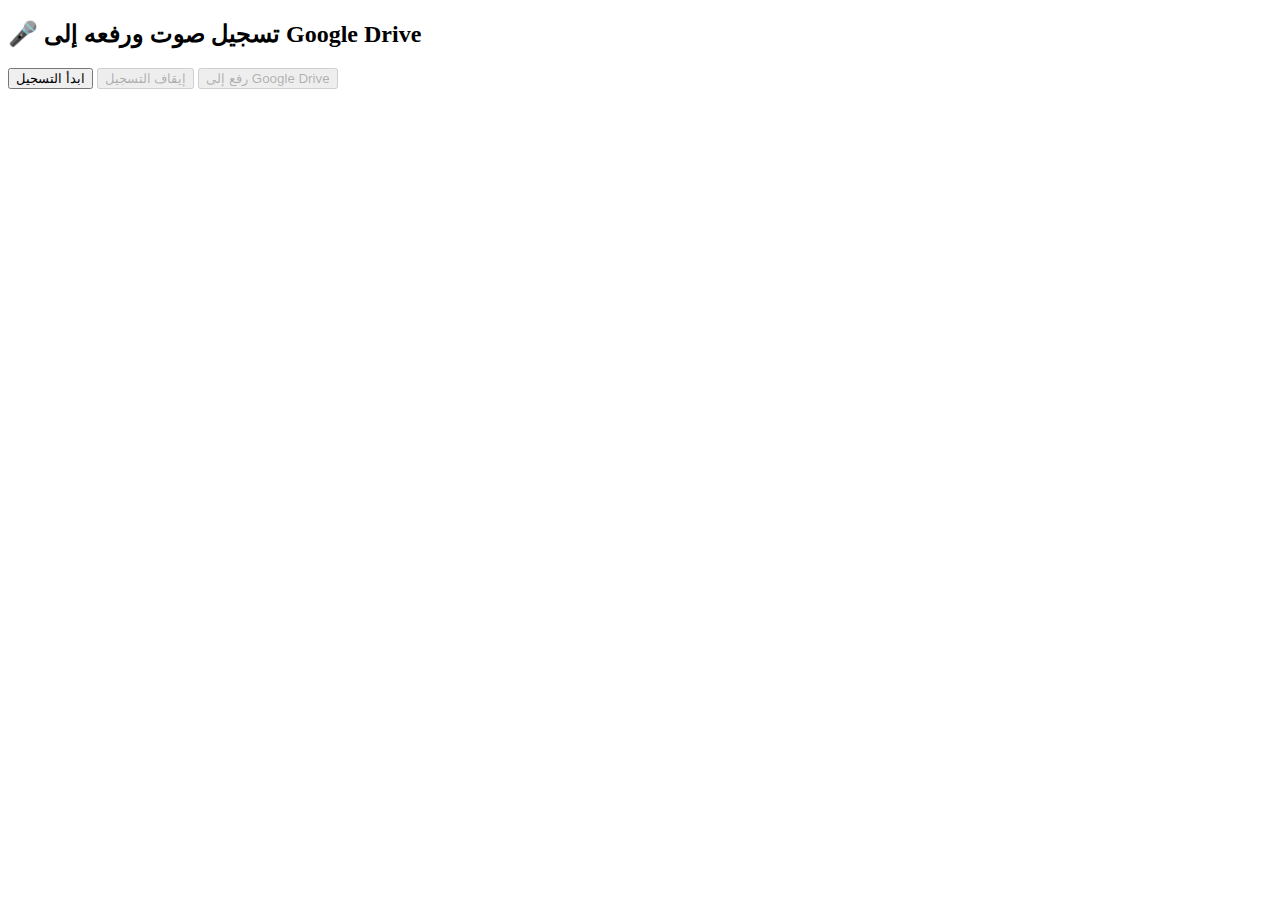
<file: 12.html>
<!DOCTYPE html>
<html>
<head>
  <meta charset="UTF-8" />
  <title>تسجيل صوت ورفعه إلى Google Drive</title>
</head>
<body>
  <h2>🎤 تسجيل صوت ورفعه إلى Google Drive</h2>

  <button id="record">ابدأ التسجيل</button>
  <button id="stop" disabled>إيقاف التسجيل</button>
  <button id="upload" disabled>رفع إلى Google Drive</button>

  <script>
    let mediaRecorder;
    let audioChunks = [];
    let accessToken = '';

    // 👇 ضع هنا Client ID الخاص بك من Google Cloud Console
    const CLIENT_ID = 'PASTE_YOUR_CLIENT_ID_HERE';
    const SCOPES = 'https://www.googleapis.com/auth/drive.file';

    async function authenticate() {
      return new Promise((resolve, reject) => {
        const authWindow = window.open(
          `https://accounts.google.com/o/oauth2/v2/auth?client_id=${CLIENT_ID}&redirect_uri=https://oauth.pstmn.io/v1/callback&response_type=token&scope=${SCOPES}`,
          '_blank',
          'width=500,height=600'
        );

        const interval = setInterval(() => {
          try {
            if (authWindow.location.hash) {
              const hashParams = new URLSearchParams(authWindow.location.hash.substring(1));
              accessToken = hashParams.get('access_token');
              authWindow.close();
              clearInterval(interval);
              resolve();
            }
          } catch (e) {}
        }, 500);
      });
    }

    document.getElementById('record').onclick = async () => {
      const stream = await navigator.mediaDevices.getUserMedia({ audio: true });
      mediaRecorder = new MediaRecorder(stream);
      audioChunks = [];

      mediaRecorder.ondataavailable = e => audioChunks.push(e.data);
      mediaRecorder.onstop = () => {
        document.getElementById('upload').disabled = false;
      };

      mediaRecorder.start();
      document.getElementById('record').disabled = true;
      document.getElementById('stop').disabled = false;
    };

    document.getElementById('stop').onclick = () => {
      mediaRecorder.stop();
      document.getElementById('stop').disabled = true;
    };

    document.getElementById('upload').onclick = async () => {
      if (!accessToken) {
        await authenticate();
      }

      const blob = new Blob(audioChunks, { type: 'audio/webm' });
      const metadata = {
        name: `recording_${Date.now()}.webm`,
        mimeType: 'audio/webm'
      };

      const form = new FormData();
      form.append('metadata', new Blob([JSON.stringify(metadata)], { type: 'application/json' }));
      form.append('file', blob);

      const response = await fetch('https://www.googleapis.com/upload/drive/v3/files?uploadType=multipart', {
        method: 'POST',
        headers: new Headers({ Authorization: 'Bearer ' + accessToken }),
        body: form
      });

      if (response.ok) {
        alert('✅ تم رفع الصوت بنجاح إلى Google Drive!');
      } else {
        alert('❌ حدث خطأ أثناء الرفع!');
        console.log(await response.text());
      }
    };
  </script>
</body>
</html>
</file>
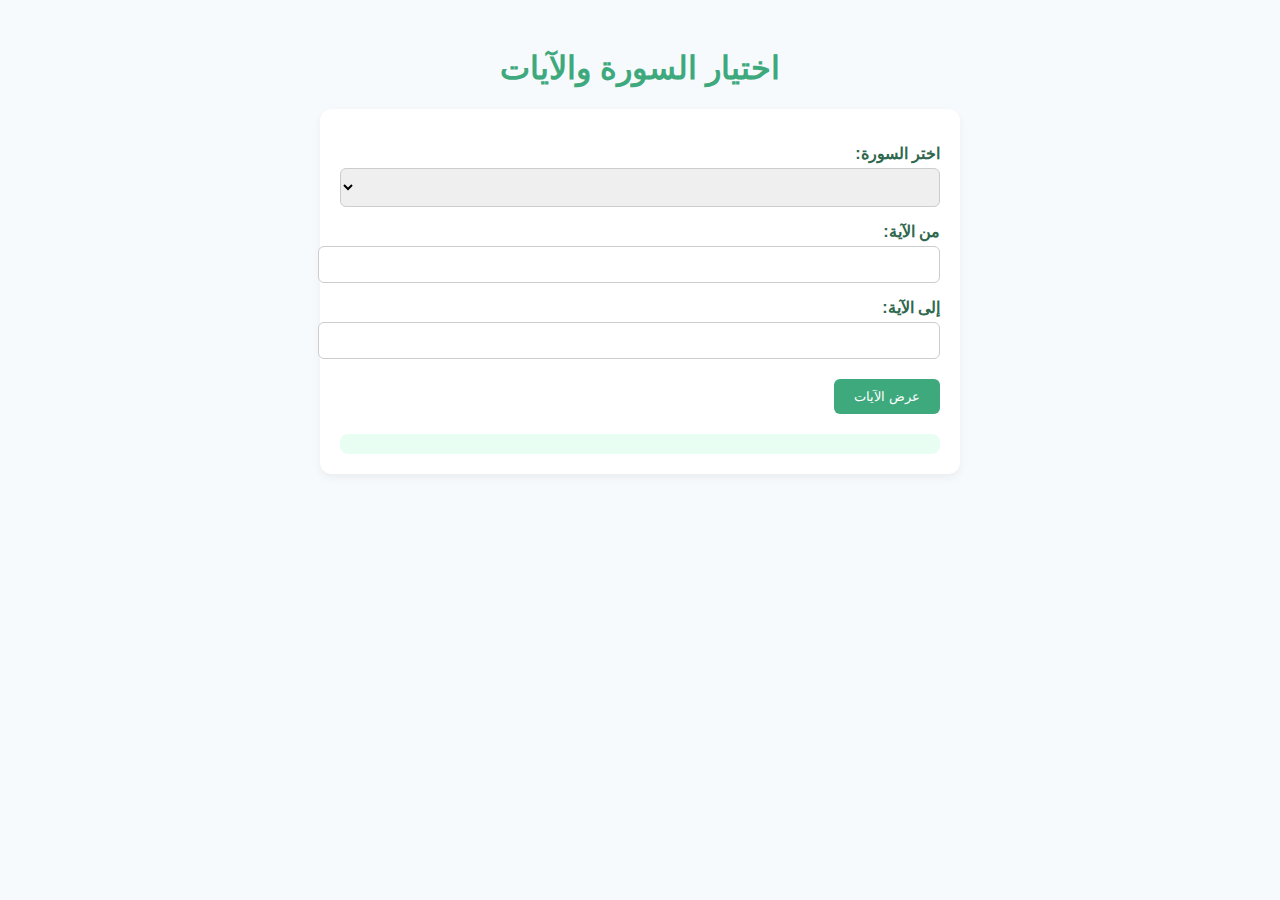
<file: quran-page.html>
<!DOCTYPE html>
<html lang="ar" dir="rtl">
<head>
  <meta charset="UTF-8">
  <meta name="viewport" content="width=device-width, initial-scale=1">
  <title>قراءة القرآن الكريم</title>
  <style>
    body {
      font-family: 'Tahoma', sans-serif;
      background-color: #f7fafc;
      color: #2f684e;
      padding: 20px;
    }
    h1 {
      color: #3ea97d;
      text-align: center;
    }
    .container {
      max-width: 600px;
      margin: auto;
      background: #fff;
      padding: 20px;
      border-radius: 12px;
      box-shadow: 0 4px 10px rgba(0,0,0,0.05);
    }
    label {
      display: block;
      margin-top: 15px;
      margin-bottom: 5px;
      font-weight: bold;
    }
    select, input[type="number"] {
      width: 100%;
      padding: 10px;
      border: 1px solid #ccc;
      border-radius: 6px;
    }
    button {
      margin-top: 20px;
      padding: 10px 20px;
      background-color: #3ea97d;
      color: white;
      border: none;
      border-radius: 6px;
      cursor: pointer;
    }
    button:hover {
      background-color: #328c68;
    }
    .verses {
      margin-top: 20px;
      padding: 10px;
      background: #e9fef2;
      border-radius: 8px;
    }
  </style>
</head>
<body>
  <h1>اختيار السورة والآيات</h1>
  <div class="container">
    <label for="surah">اختر السورة:</label>
    <select id="surah"></select>

    <label for="from">من الآية:</label>
    <input type="number" id="from" min="1">

    <label for="to">إلى الآية:</label>
    <input type="number" id="to" min="1">

    <button onclick="loadVerses()">عرض الآيات</button>

    <div class="verses" id="verses"></div>
  </div>

  <script>
    async function loadSurahs() {
      const response = await fetch("https://api.quran.com/v4/chapters?language=ar");
      const data = await response.json();
      const select = document.getElementById("surah");
      data.chapters.forEach(surah => {
        const option = document.createElement("option");
        option.value = surah.id;
        option.textContent = `${surah.id} - ${surah.name_arabic}`;
        select.appendChild(option);
      });
    }

    async function loadVerses() {
      const surahId = document.getElementById("surah").value;
      const from = parseInt(document.getElementById("from").value);
      const to = parseInt(document.getElementById("to").value);
      const versesDiv = document.getElementById("verses");
      versesDiv.innerHTML = "جاري التحميل...";

      try {
        const response = await fetch(`https://api.quran.com/v4/quran/verses/uthmani?chapter_number=${surahId}`);
        const data = await response.json();
        const allVerses = data.verses.filter(v => v.verse_number >= from && v.verse_number <= to);
        versesDiv.innerHTML = allVerses.map(v => `<p><strong>${v.verse_key}</strong>: ${v.text_uthmani}</p>`).join('');
      } catch (error) {
        versesDiv.innerHTML = "⚠️ حدث خطأ في تحميل الآيات";
        console.error(error);
      }
    }

    window.onload = loadSurahs;
  </script>
</body>
</html>
</file>
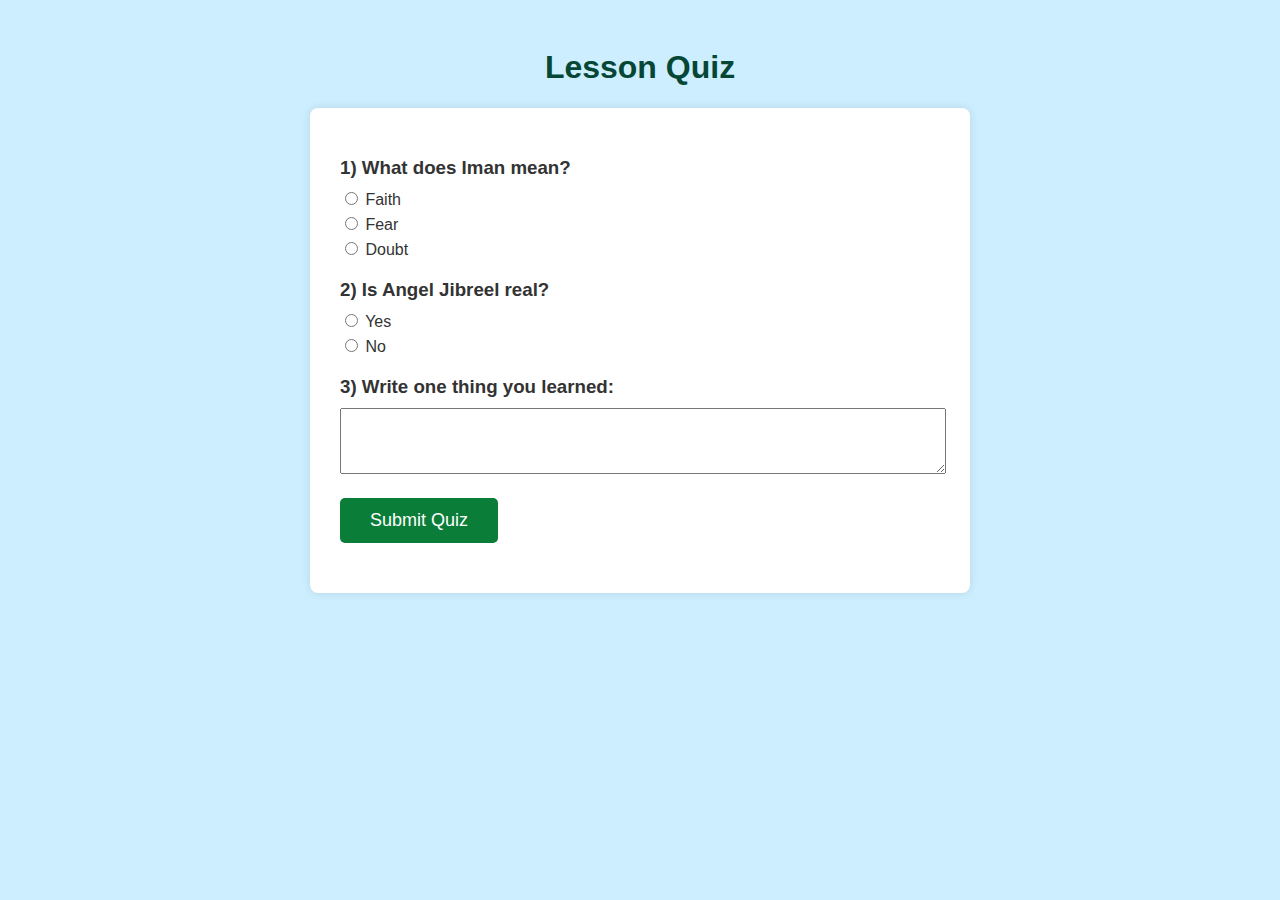
<file: test.html>
<!DOCTYPE html>
<html lang="en">
<head>
  <meta charset="UTF-8" />
  <title>Shazly School - Lesson Quiz</title>
  <style>
    body {
      background: #cceeff;
      font-family: Arial, sans-serif;
      padding: 20px;
      color: #333;
    }
    h1 {
      text-align: center;
      color: #064635;
    }
    form {
      max-width: 600px;
      margin: auto;
      background: #fff;
      padding: 30px;
      border-radius: 8px;
      box-shadow: 0 0 10px rgba(0,0,0,0.1);
    }
    .question {
      margin-bottom: 20px;
    }
    .question h3 {
      margin-bottom: 10px;
    }
    .question label {
      display: block;
      margin-bottom: 5px;
    }
    button {
      background: #0a7d38;
      color: #fff;
      padding: 12px 30px;
      border: none;
      border-radius: 5px;
      cursor: pointer;
      font-size: 18px;
    }
    button:hover {
      background: #064635;
    }
    #result {
      text-align: center;
      font-weight: bold;
      margin-top: 20px;
      font-size: 20px;
      color: #064635;
    }
  </style>
</head>
<body>

  <h1>Lesson Quiz</h1>
  <form id="quizForm">
    <div class="question">
      <h3>1) What does Iman mean?</h3>
      <label><input type="radio" name="q1" value="Faith"> Faith</label>
      <label><input type="radio" name="q1" value="Fear"> Fear</label>
      <label><input type="radio" name="q1" value="Doubt"> Doubt</label>
    </div>

    <div class="question">
      <h3>2) Is Angel Jibreel real?</h3>
      <label><input type="radio" name="q2" value="Yes"> Yes</label>
      <label><input type="radio" name="q2" value="No"> No</label>
    </div>

    <div class="question">
      <h3>3) Write one thing you learned:</h3>
      <textarea name="q3" rows="4" style="width:100%"></textarea>
    </div>

    <button type="submit">Submit Quiz</button>

    <div id="result"></div>
  </form>

  <script>
    document.getElementById('quizForm').addEventListener('submit', function(e) {
      e.preventDefault();

      // simple check for required answers
      const q1 = document.querySelector('input[name="q1"]:checked');
      const q2 = document.querySelector('input[name="q2"]:checked');
      const q3 = document.querySelector('textarea[name="q3"]').value.trim();

      if (!q1 || !q2 || q3 === "") {
        alert("Please answer all questions!");
        return;
      }

      // calculate score example:
      let score = 0;
      if (q1.value === "Faith") score++;
      if (q2.value === "Yes") score++;

      // show result
      const result = document.getElementById('result');
      result.textContent = `✅ Thank you! You scored ${score} out of 2. Your answer: "${q3}".`;
    });
  </script>

</body>
</html>
</file>
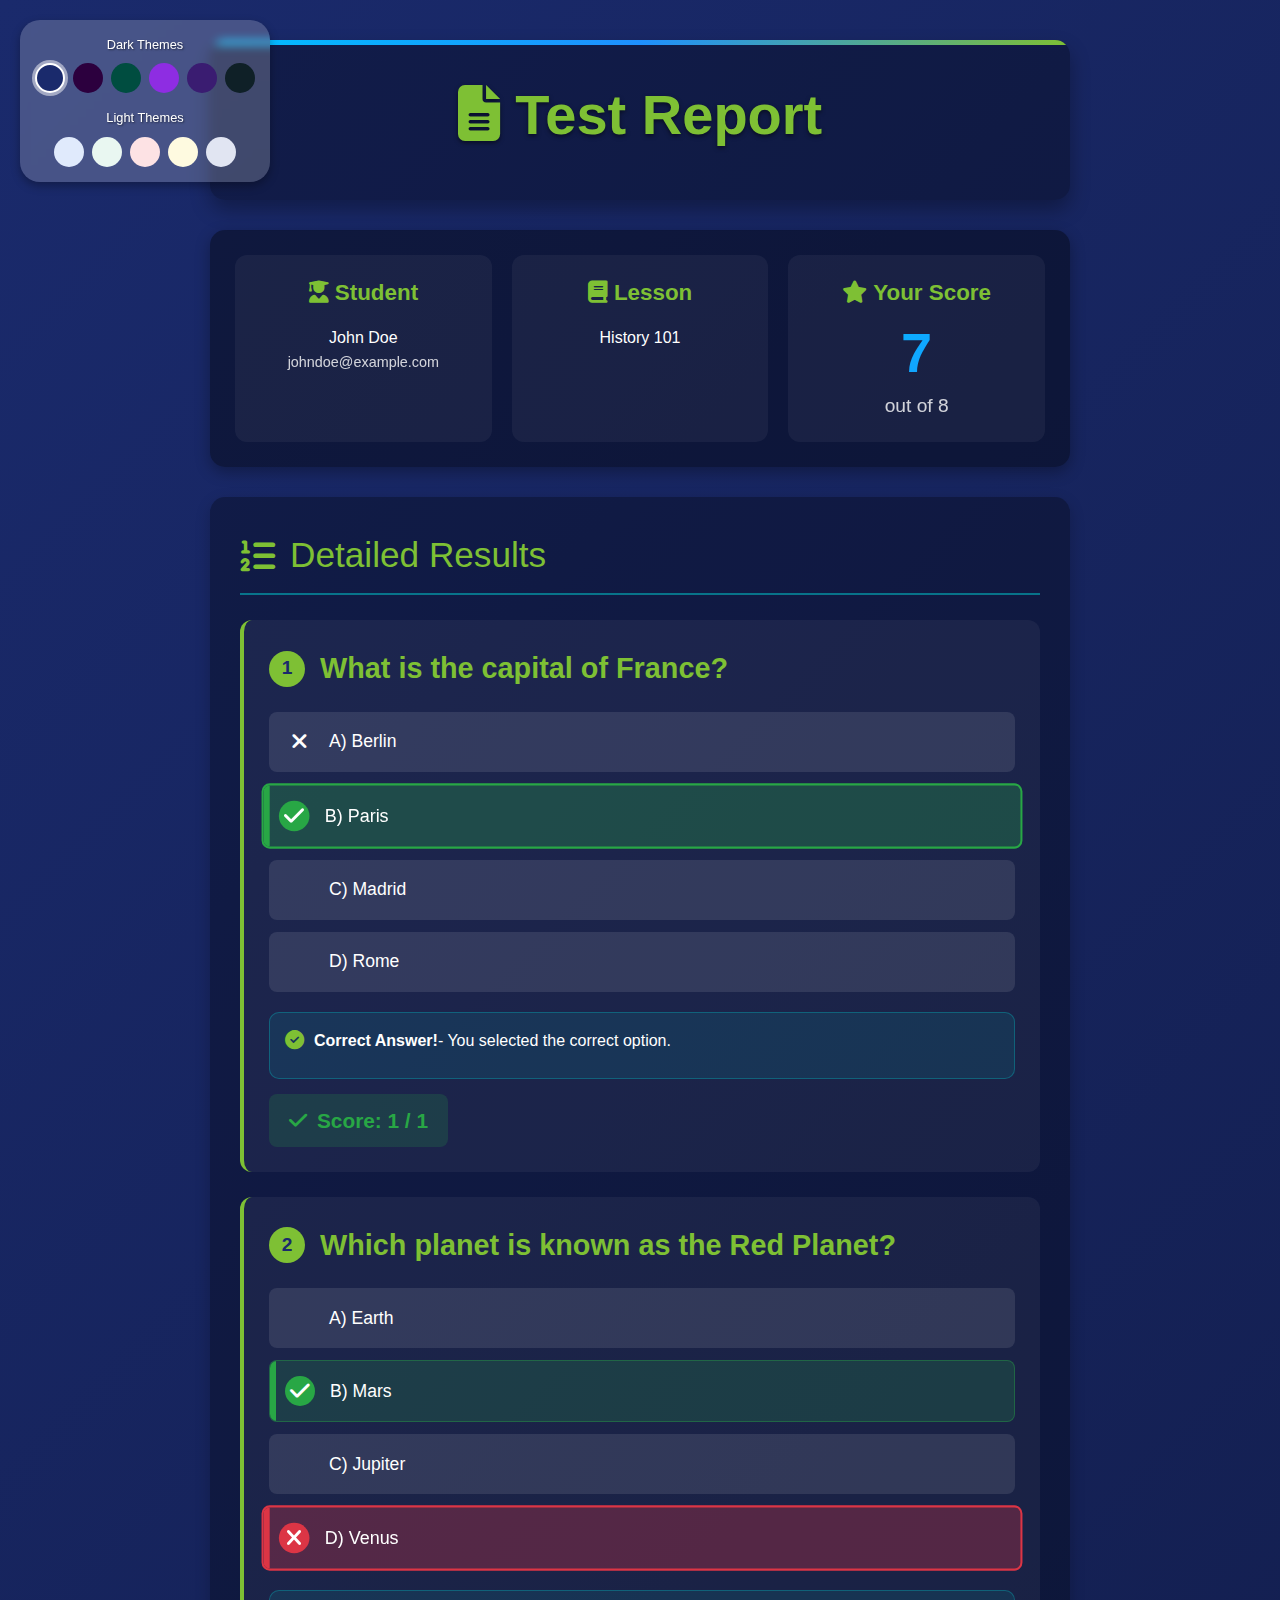
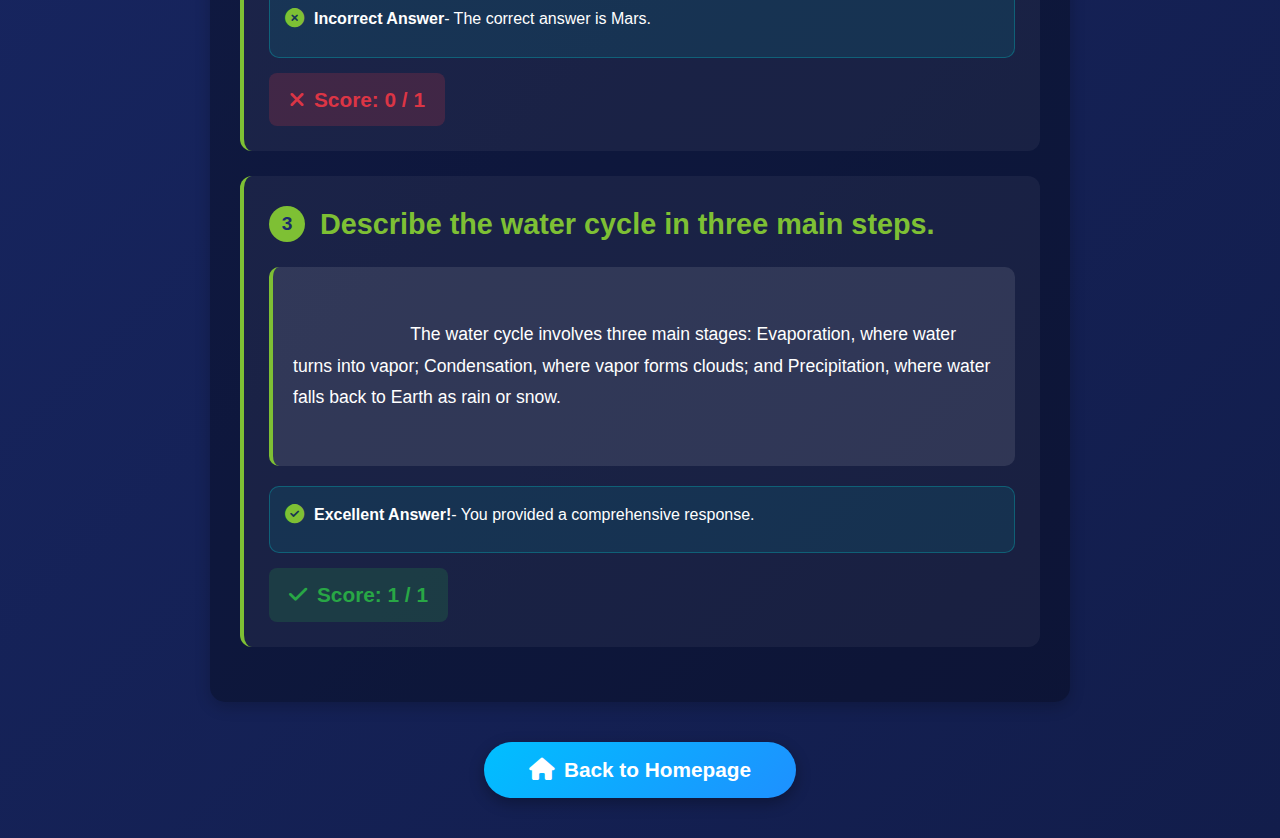
<file: islamic-quizzes/report.html>
<!DOCTYPE html>
<html lang="en" dir="ltr">
<head>
    <meta charset="UTF-8">
    <meta name="viewport" content="width=device-width, initial-scale=1.0">
    <title>Interactive Test Report</title>
    <link rel="stylesheet" href="https://cdnjs.cloudflare.com/ajax/libs/font-awesome/6.4.0/css/all.min.css">
    <style>
        * {
            box-sizing: border-box;
            margin: 0;
            padding: 0;
            font-family: 'Segoe UI', Tahoma, Geneva, Verdana, sans-serif;
        }
        
        :root {
            --primary-color: #1a2a6c;
            --secondary-color: #2c3e50;
            --accent-color: #00CED1;
            --text-color: #ffffff;
            --card-bg: rgba(255, 255, 255, 0.05);
            --header-bg: rgba(0, 0, 0, 0.3);
            --score-bg: rgba(0, 0, 0, 0.4);
            --correct-color: #28a745;
            --wrong-color: #dc3545;
            --button-gradient: linear-gradient(135deg, #00BFFF, #1E90FF);
        }
        
        body {
            background: linear-gradient(135deg, var(--primary-color), var(--secondary-color));
            color: var(--text-color);
            padding: 20px;
            min-height: 100vh;
            line-height: 1.6;
            transition: all 0.5s ease;
        }
        
        .container {
            max-width: 900px;
            margin: 0 auto;
            padding: 20px;
        }
        
        .theme-selector-container {
            position: fixed;
            top: 20px;
            left: 20px;
            z-index: 1000;
            display: flex;
            flex-direction: column;
            gap: 15px;
            background: rgba(255, 255, 255, 0.2);
            padding: 15px;
            border-radius: 20px;
            backdrop-filter: blur(5px);
            box-shadow: 0 4px 10px rgba(0,0,0,0.3);
        }

        .palette-group {
            display: flex;
            flex-direction: column;
            align-items: center;
        }

        .palette-title {
            font-size: 0.8rem;
            margin-bottom: 8px;
            color: white;
            font-weight: 500;
            text-shadow: 1px 1px 2px rgba(0,0,0,0.5);
        }

        .color-palette {
            display: flex;
            gap: 8px;
        }
        
        .color-option {
            width: 30px;
            height: 30px;
            border-radius: 50%;
            cursor: pointer;
            border: 2px solid transparent;
            transition: all 0.3s ease;
        }
        
        .color-option:hover {
            transform: scale(1.1);
            box-shadow: 0 0 10px rgba(255, 255, 255, 0.5);
        }
        
        .color-option.active {
            border-color: white;
            box-shadow: 0 0 0 3px rgba(255, 255, 255, 0.5);
        }
        
        header {
            text-align: center;
            margin-bottom: 30px;
            padding: 30px;
            background: var(--header-bg);
            border-radius: 15px;
            box-shadow: 0 10px 20px rgba(0, 0, 0, 0.3);
            position: relative;
            overflow: hidden;
        }
        
        header::before {
            content: "";
            position: absolute;
            top: 0;
            left: 0;
            width: 100%;
            height: 5px;
            background: linear-gradient(90deg, #00BFFF, #1E90FF, var(--accent-color));
        }
        
        h1 {
            color: var(--accent-color);
            font-size: 3.5rem;
            margin-bottom: 10px;
            text-shadow: 0 2px 4px rgba(0, 0, 0, 0.5);
        }
        
        .score-summary {
            background: var(--score-bg);
            padding: 25px;
            border-radius: 15px;
            margin-bottom: 30px;
            display: flex;
            flex-wrap: wrap;
            justify-content: space-around;
            gap: 20px;
            box-shadow: 0 5px 15px rgba(0, 0, 0, 0.3);
        }
        
        .score-card {
            text-align: center;
            padding: 20px;
            border-radius: 12px;
            background: var(--card-bg);
            min-width: 200px;
            flex: 1;
        }
        
        .score-card h3 {
            font-size: 1.4rem;
            margin-bottom: 15px;
            color: var(--accent-color);
            font-weight: 700;
        }
        
        .score-value {
            font-size: 3.5rem;
            font-weight: bold;
            background: var(--button-gradient);
            -webkit-background-clip: text;
            -webkit-text-fill-color: transparent;
            line-height: 1;
            margin: 10px 0;
        }
        
        .score-total {
            font-size: 1.2rem;
            opacity: 0.8;
        }
        
        .report-section {
            background: var(--header-bg);
            border-radius: 15px;
            padding: 30px;
            margin-bottom: 30px;
            box-shadow: 0 5px 15px rgba(0, 0, 0, 0.2);
        }
        
        .section-title {
            color: var(--accent-color);
            font-size: 2.2rem;
            margin-bottom: 25px;
            padding-bottom: 10px;
            border-bottom: 2px solid rgba(0, 206, 209, 0.5);
            display: flex;
            align-items: center;
        }
        
        .report-question-item {
            background: var(--card-bg);
            border-radius: 12px;
            padding: 25px;
            margin-bottom: 25px;
            transition: all 0.3s ease;
        }
        
        .report-question-item:hover {
            transform: translateY(-3px);
            box-shadow: 0 8px 20px rgba(0, 0, 0, 0.3);
        }
        
        .report-question-item h3 {
            color: var(--accent-color);
            font-size: 1.8rem;
            margin-bottom: 20px;
            display: flex;
            align-items: center;
        }
        
        .report-question-item h3 .question-number {
            background: var(--accent-color);
            color: var(--primary-color);
            width: 36px;
            height: 36px;
            border-radius: 50%;
            display: inline-flex;
            align-items: center;
            justify-content: center;
            font-size: 1.2rem;
        }
        
        .options-list {
            list-style: none;
            margin: 20px 0;
        }
        
        .option-item {
            padding: 15px;
            margin-bottom: 12px;
            border-radius: 8px;
            font-size: 1.1rem;
            display: flex;
            align-items: center;
            transition: all 0.3s ease;
            position: relative;
            overflow: hidden;
            background: rgba(255, 255, 255, 0.1);
        }
        
        .option-item::before {
            content: "";
            position: absolute;
            top: 0;
            height: 100%;
            width: 6px;
        }
        
        .option-item.correct {
            background-color: rgba(40, 167, 69, 0.2);
            border: 1px solid rgba(40, 167, 69, 0.4);
        }
        
        .option-item.correct::before {
            background: var(--correct-color);
        }
        
        .option-item.wrong {
            background-color: rgba(220, 53, 69, 0.2);
            border: 1px solid rgba(220, 53, 69, 0.4);
        }
        
        .option-item.wrong::before {
            background: var(--wrong-color);
        }
        
        .option-item.user-answer {
            background-color: rgba(220, 53, 69, 0.3);
            border: 2px solid var(--wrong-color);
            transform: scale(1.02);
        }
        
        .option-item.user-answer.correct {
            background-color: rgba(40, 167, 69, 0.3);
            border: 2px solid var(--correct-color);
        }
        
        .option-mark {
            font-size: 1.4rem;
            width: 30px;
            height: 30px;
            border-radius: 50%;
            display: inline-flex;
            align-items: center;
            justify-content: center;
            flex-shrink: 0;
        }
        
        .option-item.correct .option-mark {
            background: var(--correct-color);
            color: white;
        }
        
        .option-item.wrong .option-mark {
            background: var(--wrong-color);
            color: white;
        }
        
        .question-score {
            font-size: 1.3rem;
            margin-top: 15px;
            padding: 10px 20px;
            border-radius: 8px;
            display: inline-flex;
            align-items: center;
            font-weight: bold;
        }
        
        .question-score.correct {
            background: rgba(40, 167, 69, 0.2);
            color: var(--correct-color);
        }
        
        .question-score.wrong {
            background: rgba(220, 53, 69, 0.2);
            color: var(--wrong-color);
        }
        
        .user-essay-answer {
            background: rgba(255, 255, 255, 0.1);
            padding: 20px;
            border-radius: 10px;
            margin: 20px 0;
            font-size: 1.1rem;
            white-space: pre-wrap;
            line-height: 1.8;
        }
        
        .feedback-box {
            background: rgba(0, 206, 209, 0.1);
            border: 1px solid rgba(0, 206, 209, 0.3);
            border-radius: 10px;
            padding: 15px;
            margin-top: 15px;
        }
        
        .feedback-box p {
            margin-bottom: 10px;
            display: flex;
            align-items: flex-start;
        }
        
        .feedback-box i {
            color: var(--accent-color);
            font-size: 1.2rem;
            margin-top: 3px;
        }
        
        .btn-container {
            text-align: center;
            margin-top: 40px;
        }
        
        .btn-home {
            padding: 16px 45px;
            background: var(--button-gradient);
            color: #fff;
            border: none;
            border-radius: 50px;
            font-size: 1.3rem;
            cursor: pointer;
            transition: all 0.3s;
            font-weight: bold;
            box-shadow: 0 5px 15px rgba(0, 0, 0, 0.3);
            display: inline-flex;
            align-items: center;
        }
        
        .btn-home i {
            font-size: 1.4rem;
        }
        
        .btn-home:hover {
            transform: translateY(-3px);
            box-shadow: 0 8px 20px rgba(0, 0, 0, 0.4);
            background: linear-gradient(135deg, #1E90FF, #00BFFF);
        }

        /* LTR Specific Styles */
        html[dir="ltr"] .section-title i { margin-right: 15px; }
        html[dir="ltr"] .report-question-item { border-left: 4px solid var(--accent-color); }
        html[dir="ltr"] .report-question-item h3 .question-number { margin-right: 15px; }
        html[dir="ltr"] .option-item::before { left: 0; }
        html[dir="ltr"] .option-mark { margin-right: 15px; }
        html[dir="ltr"] .user-essay-answer { border-left: 4px solid var(--accent-color); }
        html[dir="ltr"] .feedback-box i { margin-right: 10px; }
        html[dir="ltr"] .question-score i { margin-right: 10px; }
        html[dir="ltr"] .btn-home i { margin-right: 10px; }

        /* RTL Specific Styles (original) */
        html[dir="rtl"] .section-title i { margin-left: 15px; }
        html[dir="rtl"] .report-question-item { border-right: 4px solid var(--accent-color); }
        html[dir="rtl"] .report-question-item h3 .question-number { margin-left: 15px; }
        html[dir="rtl"] .option-item::before { right: 0; }
        html[dir="rtl"] .option-mark { margin-left: 15px; }
        html[dir="rtl"] .user-essay-answer { border-right: 4px solid var(--accent-color); }
        html[dir="rtl"] .feedback-box i { margin-left: 10px; }
        html[dir="rtl"] .question-score i { margin-left: 10px; }
        html[dir="rtl"] .btn-home i { margin-left: 10px; }
        
        @media (max-width: 768px) {
            .container {
                padding: 15px;
            }
            h1 { font-size: 2.5rem; }
            .score-summary { flex-direction: column; }
            .score-card { width: 100%; }
            .section-title { font-size: 1.8rem; }
            .report-question-item h3 { font-size: 1.5rem; }
        }
        
        @media (max-width: 480px) {
            h1 { font-size: 2rem; }
            .score-value { font-size: 2.8rem; }
            .report-section { padding: 20px 15px; }
            .report-question-item { padding: 20px 15px; }
            .btn-home { width: 100%; justify-content: center; }
            .theme-selector-container { top: 10px; left: 10px; padding: 10px; gap: 10px; }
            .color-option { width: 25px; height: 25px; }
        }
    </style>
</head>
<body>
    <!-- Theme Selector Container -->
    <div class="theme-selector-container">
        <div class="palette-group">
            <h4 class="palette-title">Dark Themes</h4>
            <div class="color-palette">
                <div class="color-option active" style="background: #1a2a6c;" data-color="#1a2a6c" data-mode="dark"></div>
                <div class="color-option" style="background: #2c003e;" data-color="#2c003e" data-mode="dark"></div>
                <div class="color-option" style="background: #004d40;" data-color="#004d40" data-mode="dark"></div>
                <div class="color-option" style="background: #8e2de2;" data-color="#8e2de2" data-mode="dark"></div>
                <div class="color-option" style="background: #3a1c71;" data-color="#3a1c71" data-mode="dark"></div>
                <div class="color-option" style="background: #0f2027;" data-color="#0f2027" data-mode="dark"></div>
            </div>
        </div>
        <div class="palette-group">
            <h4 class="palette-title">Light Themes</h4>
            <div class="color-palette">
                <div class="color-option" style="background: #e0eafc;" 
                     data-primary="#e0eafc" data-secondary="#cfdef3" data-accent="#4e73df" data-text="#212529" data-mode="light"></div>
                <div class="color-option" style="background: #e9f7f1;" 
                     data-primary="#e9f7f1" data-secondary="#d4efdf" data-accent="#1abc9c" data-text="#143642" data-mode="light"></div>
                <div class="color-option" style="background: #fde2e4;" 
                     data-primary="#fde2e4" data-secondary="#fad2e1" data-accent="#d90429" data-text="#333" data-mode="light"></div>
                <div class="color-option" style="background: #fefae0;" 
                     data-primary="#fefae0" data-secondary="#faedcd" data-accent="#d4a373" data-text="#3a3a3a" data-mode="light"></div>
                <div class="color-option" style="background: #e1e5f2;" 
                     data-primary="#e1e5f2" data-secondary="#bfdbf7" data-accent="#1f7a8c" data-text="#023047" data-mode="light"></div>
            </div>
        </div>
    </div>

    <div class="container">
        <header>
            <h1><i class="fas fa-file-alt"></i> Test Report</h1>
        </header>
        
        <div class="score-summary">
            <div class="score-card">
                <h3><i class="fas fa-user-graduate"></i> Student</h3>
                <div id="studentName">John Doe</div>
                <div id="studentEmail" style="font-size: 0.9rem; opacity: 0.8;">johndoe@example.com</div>
            </div>
            
            <div class="score-card">
                <h3><i class="fas fa-book"></i> Lesson</h3>
                <div id="lessonName">History 101</div>
            </div>
            
            <div class="score-card">
                <h3><i class="fas fa-star"></i> Your Score</h3>
                <div class="score-value" id="overallScore">7</div>
                <div class="score-total" id="scoreTotal">out of 8</div>
            </div>
        </div>
        
        <div class="report-section">
            <div class="section-title">
                <i class="fas fa-list-ol"></i> Detailed Results
            </div>
            
            <div id="reportContent">
                <!-- Content will be filled dynamically -->
                <div class="report-question-item">
                    <h3>
                        <span class="question-number">1</span>
                        What is the capital of France?
                    </h3>
                    <ul class="options-list">
                        <li class="option-item">
                            <div class="option-mark">
                                <i class="fas fa-times"></i>
                            </div>
                            <div class="option-text">A) Berlin</div>
                        </li>
                        <li class="option-item correct user-answer">
                            <div class="option-mark">
                                <i class="fas fa-check"></i>
                            </div>
                            <div class="option-text">B) Paris</div>
                        </li>
                        <li class="option-item">
                            <div class="option-mark"></div>
                            <div class="option-text">C) Madrid</div>
                        </li>
                        <li class="option-item">
                            <div class="option-mark"></div>
                            <div class="option-text">D) Rome</div>
                        </li>
                    </ul>
                    <div class="feedback-box">
                        <p>
                            <i class="fas fa-check-circle"></i>
                            <strong>Correct Answer!</strong> - You selected the correct option.
                        </p>
                    </div>
                    <div class="question-score correct">
                        <i class="fas fa-check"></i>
                        Score: 1 / 1
                    </div>
                </div>
                
                <div class="report-question-item">
                    <h3>
                        <span class="question-number">2</span>
                        Which planet is known as the Red Planet?
                    </h3>
                    <ul class="options-list">
                        <li class="option-item">
                            <div class="option-mark"></div>
                            <div class="option-text">A) Earth</div>
                        </li>
                        <li class="option-item correct">
                            <div class="option-mark">
                                <i class="fas fa-check"></i>
                            </div>
                            <div class="option-text">B) Mars</div>
                        </li>
                        <li class="option-item">
                            <div class="option-mark"></div>
                            <div class="option-text">C) Jupiter</div>
                        </li>
                        <li class="option-item user-answer wrong">
                            <div class="option-mark">
                                <i class="fas fa-times"></i>
                            </div>
                            <div class="option-text">D) Venus</div>
                        </li>
                    </ul>
                    <div class="feedback-box">
                        <p>
                            <i class="fas fa-times-circle"></i>
                            <strong>Incorrect Answer</strong> - The correct answer is Mars.
                        </p>
                    </div>
                    <div class="question-score wrong">
                        <i class="fas fa-times"></i>
                        Score: 0 / 1
                    </div>
                </div>
                
                <div class="report-question-item">
                    <h3>
                        <span class="question-number">3</span>
                        Describe the water cycle in three main steps.
                    </h3>
                    <div class="user-essay-answer">
                        The water cycle involves three main stages: Evaporation, where water turns into vapor; Condensation, where vapor forms clouds; and Precipitation, where water falls back to Earth as rain or snow.
                    </div>
                    <div class="feedback-box">
                        <p>
                            <i class="fas fa-check-circle"></i>
                            <strong>Excellent Answer!</strong> - You provided a comprehensive response.
                        </p>
                    </div>
                    <div class="question-score correct">
                        <i class="fas fa-check"></i>
                        Score: 1 / 1
                    </div>
                </div>
            </div>
        </div>
        
        <div class="btn-container">
            <button class="btn-home" onclick="goHome()">
                <i class="fas fa-home"></i> Back to Homepage
            </button>
        </div>
    </div>

    <script>
        // Go to homepage function
        function goHome() {
            window.location.href = "index.html"; // You might want to change this to your homepage URL
        }

        // ------ New Theme Switching Code ------

        // 1. Central function to apply colors
        function applyTheme(themeColors) {
            document.documentElement.style.setProperty('--primary-color', themeColors.primary);
            document.documentElement.style.setProperty('--secondary-color', themeColors.secondary);
            document.documentElement.style.setProperty('--accent-color', themeColors.accent);
            document.documentElement.style.setProperty('--text-color', themeColors.text);
            document.documentElement.style.setProperty('--card-bg', themeColors.cardBg);
            document.documentElement.style.setProperty('--header-bg', themeColors.headerBg);
            document.documentElement.style.setProperty('--score-bg', themeColors.scoreBg);
        }

        // 2. Algorithm to generate dark themes
        function generateDarkTheme(primaryColor) {
            const r = parseInt(primaryColor.slice(1, 3), 16);
            const g = parseInt(primaryColor.slice(3, 5), 16);
            const b = parseInt(primaryColor.slice(5, 7), 16);
            
            const secondaryColor = `rgb(${Math.floor(r * 0.7)}, ${Math.floor(g * 0.7)}, ${Math.floor(b * 0.7)})`;
            const accentR = (r + 100) % 256;
            const accentG = (g + 150) % 256;
            const accentB = (b + 200) % 256;
            const accentColor = `rgb(${accentR}, ${accentG}, ${accentB})`;

            return {
                primary: primaryColor,
                secondary: secondaryColor,
                accent: accentColor,
                text: '#ffffff',
                cardBg: 'rgba(255, 255, 255, 0.05)',
                headerBg: 'rgba(0, 0, 0, 0.3)',
                scoreBg: 'rgba(0, 0, 0, 0.4)'
            };
        }

        // 3. Function to get light themes
        function getLightTheme(element) {
            const primary = element.getAttribute('data-primary');
            const secondary = element.getAttribute('data-secondary');
            const accent = element.getAttribute('data-accent');
            const text = element.getAttribute('data-text');

            return {
                primary: primary,
                secondary: secondary,
                accent: accent,
                text: text,
                cardBg: 'rgba(255, 255, 255, 0.5)',
                headerBg: 'rgba(255, 255, 255, 0.4)',
                scoreBg: 'rgba(255, 255, 255, 0.3)'
            };
        }

        // 4. Unified click handler
        document.querySelectorAll('.color-option').forEach(option => {
            option.addEventListener('click', function() {
                // Remove active class from all options
                document.querySelectorAll('.color-option').forEach(opt => opt.classList.remove('active'));
                
                // Add active class to the clicked option
                this.classList.add('active');
                
                const mode = this.getAttribute('data-mode');
                let themeColors;

                if (mode === 'dark') {
                    const selectedColor = this.getAttribute('data-color');
                    themeColors = generateDarkTheme(selectedColor);
                } else { // mode === 'light'
                    themeColors = getLightTheme(this);
                }
                
                // Apply the new theme
                applyTheme(themeColors);
            });
        });

        // 5. Apply default theme on page load
        document.addEventListener('DOMContentLoaded', () => {
            const defaultTheme = generateDarkTheme('#1a2a6c');
            applyTheme(defaultTheme);
        });
    </script>
</body>
</html>
</file>
